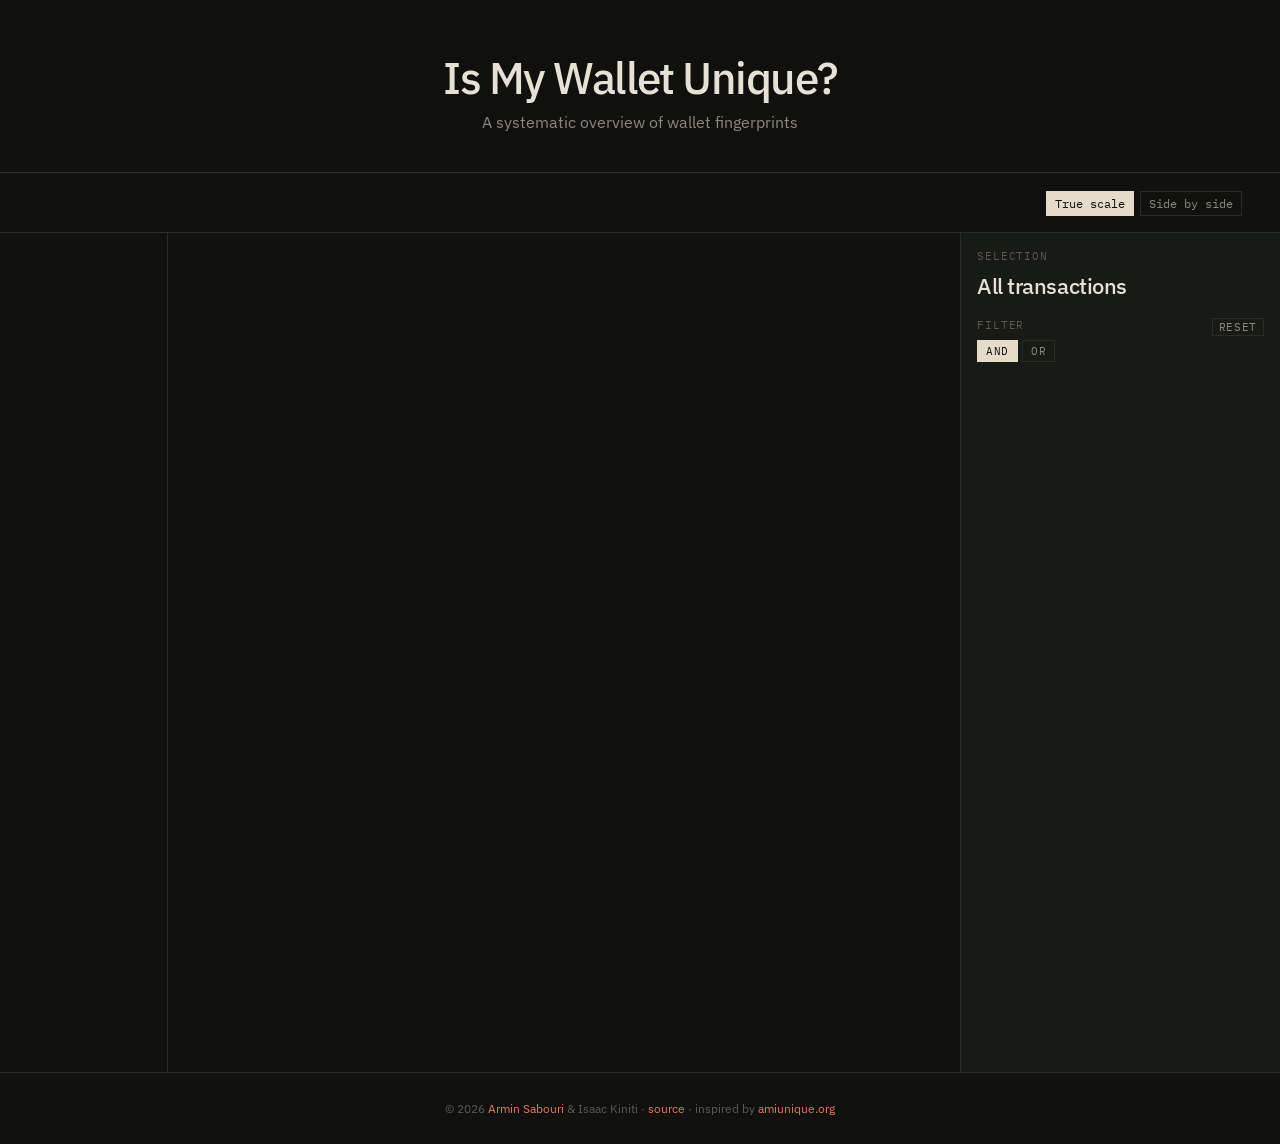
<file: client/index.html>
<!doctype html>
<html lang="en">
  <head>
    <meta charset="utf-8" />
    <meta name="viewport" content="width=device-width, initial-scale=1" />
    <title>Is My Wallet Unique?</title>
    <link
      rel="stylesheet"
      href="https://fonts.googleapis.com/css2?family=IBM+Plex+Mono:wght@400;500&family=IBM+Plex+Sans:ital,wght@0,400;0,500;1,400&display=swap"
    />
    <link rel="stylesheet" href="css/style.css?v=36" />
  </head>
  <body>
    <article>
      <header>
        <h1>Is My Wallet Unique?</h1>
        <p>A systematic overview of wallet fingerprints</p>
      </header>

      <!-- Context and clustering prose is hidden for now.
  <section>
    <details>
    <summary class="kicker">// context</summary>
    <p>
      Every Bitcoin wallet leaves a fingerprint. When software constructs a
      transaction it makes dozens of small decisions — input ordering,
      locktime values, signature encoding, fee estimation — that vary
      systematically across implementations. These patterns are observable
      on-chain and allow an adversary to identify which wallet created a
      transaction, even without any off-chain data.
    </p>
    <p>
      Fingerprints are especially damaging for collaborative transactions,
      where multiple parties contribute inputs to a single transaction. If
      the participants use different wallet software, signature and script
      differences can partition the inputs by owner — undoing the privacy
      the collaboration was meant to provide. Even when intra-transaction
      signals are uniform, an analyst can look backward and forward in the
      transaction graph where each wallet's fingerprints reappear. See how
      this plays out for
      <a href="https://payjoin.org/blog/2026/03/25/wallet-fingerprints-payjoin-privacy/" target="_blank" rel="noopener">PayJoin</a>.
    </p>
    <p>
      This builds on prior work by
      <a href="https://ishaana.com/blog/wallet_fingerprinting" target="_blank" rel="noopener">Ishaana</a>,
      who catalogued wallet fingerprints through manual code inspection
      and hands-on interaction with each wallet.
      <a href="https://www.discrypt.cat/category/docker-deployment/" target="_blank" rel="noopener">Ongoing work</a>
      takes a more dynamic approach: wallets are run in containers and
      exercised programmatically to construct real transactions, with
      fingerprints extracted directly from the resulting on-chain data. This
      makes the comparison easier to reproduce and keep current as wallets
      evolve.
    </p>
    </details>
  </section>

  <section>
    <details>
    <summary class="kicker">// clustering</summary>
    <p>
      Beyond collaborative transactions, fingerprints are a powerful input
      to
      <a href="https://spiralxyz.substack.com/p/the-scroll-2-wallet-clustering-basics" target="_blank" rel="noopener">wallet clustering</a>,
      the process of grouping addresses and transactions that likely
      belong to the same entity. Standard clustering leans on heuristics
      like common-input-ownership and change detection. Fingerprints add
      another dimension: if two transactions share the same characteristic
      construction quirks, they were probably created by the same wallet
      software, which corroborates or extends a cluster that on-chain
      heuristics alone would leave ambiguous.
    </p>
    </details>
  </section>
  -->
    </article>

    <section class="field">
      <header>
        <div class="mast">
          <p id="window"></p>
        </div>
        <div class="tools">
          <div class="modes">
            <button type="button" id="mode-scale" class="on">True scale</button>
            <button type="button" id="mode-side">Side by side</button>
          </div>
          <div class="modes pager" id="pager" hidden>
            <button type="button" id="page-prev" aria-label="Previous page">
              ‹
            </button>
            <span id="page-num"></span>
            <button type="button" id="page-next" aria-label="Next page">
              ›
            </button>
          </div>
          <div class="scale-readout" id="scale-readout"></div>
        </div>
      </header>
      <nav class="ladder" id="ladder" aria-label="Granularity"></nav>
      <main>
        <canvas id="field"></canvas>
        <div id="tip" role="tooltip" hidden></div>
      </main>
      <aside>
        <section id="readout">
          <p class="kicker">Selection</p>
          <h1 id="sel-title">All transactions</h1>
          <p class="ratio" id="sel-ratio"></p>
          <p class="share" id="sel-share"></p>
          <p class="note" id="sel-note"></p>
          <div class="mix" id="sel-mix"></div>
        </section>
        <!-- Labels are disabled for now to declutter the UI.
    <section>
      <p class="kicker">Labeled fingerprints</p>
      <form id="label-form">
        <input id="label-name" type="text" maxlength="40" placeholder="Name this selection" autocomplete="off">
        <button type="submit">Set label</button>
      </form>
      <ul id="labels"></ul>
    </section>
    -->
        <section>
          <p class="kicker">
            Filter <button type="button" id="reset">Reset</button>
          </p>
          <div class="join" id="join" role="group" aria-label="Combine filters">
            <button type="button" id="join-and" class="on">And</button>
            <button type="button" id="join-or">Or</button>
          </div>
          <div id="filters"></div>
        </section>
      </aside>
    </section>

    <footer>
      <p>
        © 2026
        <a href="https://arminsabouri.com" target="_blank" rel="noopener"
          >Armin Sabouri</a
        >
        &amp; Isaac Kiniti ·
        <a href="https://github.com/mit-dci/IsMyWalletUnique">source</a> ·
        inspired by
        <a
          href="https://amiunique.org/fingerprint"
          target="_blank"
          rel="noopener"
          >amiunique.org</a
        >
      </p>
    </footer>
    <script src="print.js?v=9"></script>
    <script src="app.js?v=29"></script>
  </body>
</html>
</file>
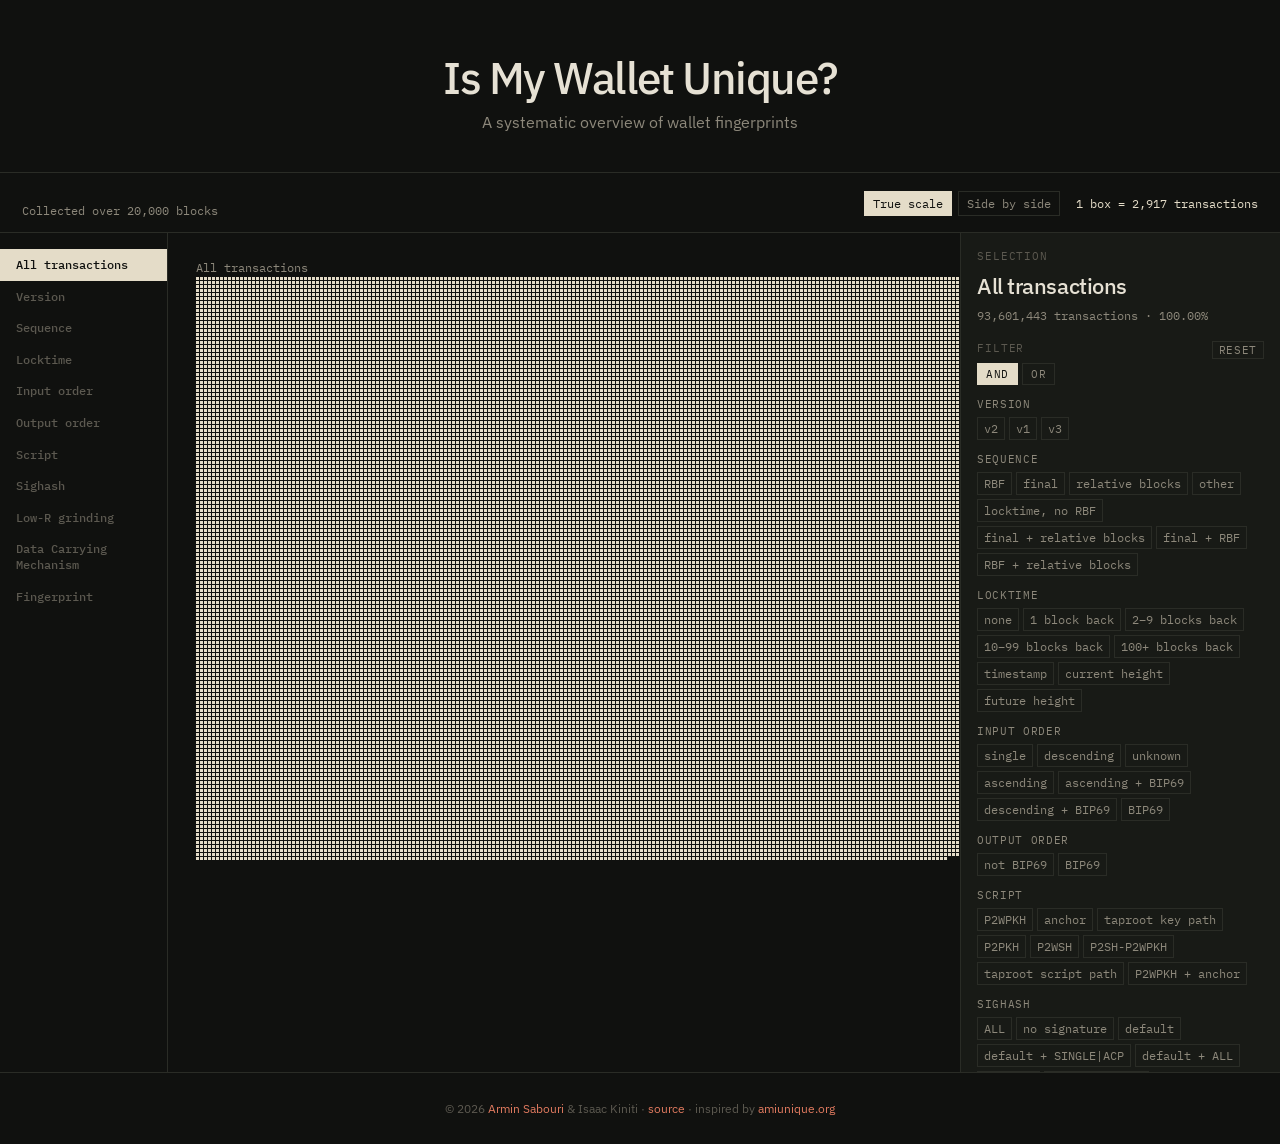
<file: docs/index.html>
<!DOCTYPE html>
<html lang="en">
<head>
<meta charset="utf-8">
<meta name="viewport" content="width=device-width, initial-scale=1">
<title>Is My Wallet Unique?</title>
<link rel="stylesheet" href="https://fonts.googleapis.com/css2?family=IBM+Plex+Mono:wght@400;500&family=IBM+Plex+Sans:ital,wght@0,400;0,500;1,400&display=swap">
<link rel="stylesheet" href="css/style.css?v=36">
</head>
<body>
<article>
  <header>
    <h1>Is My Wallet Unique?</h1>
    <p>A systematic overview of wallet fingerprints</p>
  </header>

  <!-- Context and clustering prose is hidden for now.
  <section>
    <details>
    <summary class="kicker">// context</summary>
    <p>
      Every Bitcoin wallet leaves a fingerprint. When software constructs a
      transaction it makes dozens of small decisions — input ordering,
      locktime values, signature encoding, fee estimation — that vary
      systematically across implementations. These patterns are observable
      on-chain and allow an adversary to identify which wallet created a
      transaction, even without any off-chain data.
    </p>
    <p>
      Fingerprints are especially damaging for collaborative transactions,
      where multiple parties contribute inputs to a single transaction. If
      the participants use different wallet software, signature and script
      differences can partition the inputs by owner — undoing the privacy
      the collaboration was meant to provide. Even when intra-transaction
      signals are uniform, an analyst can look backward and forward in the
      transaction graph where each wallet's fingerprints reappear. See how
      this plays out for
      <a href="https://payjoin.org/blog/2026/03/25/wallet-fingerprints-payjoin-privacy/" target="_blank" rel="noopener">PayJoin</a>.
    </p>
    <p>
      This builds on prior work by
      <a href="https://ishaana.com/blog/wallet_fingerprinting" target="_blank" rel="noopener">Ishaana</a>,
      who catalogued wallet fingerprints through manual code inspection
      and hands-on interaction with each wallet.
      <a href="https://www.discrypt.cat/category/docker-deployment/" target="_blank" rel="noopener">Ongoing work</a>
      takes a more dynamic approach: wallets are run in containers and
      exercised programmatically to construct real transactions, with
      fingerprints extracted directly from the resulting on-chain data. This
      makes the comparison easier to reproduce and keep current as wallets
      evolve.
    </p>
    </details>
  </section>

  <section>
    <details>
    <summary class="kicker">// clustering</summary>
    <p>
      Beyond collaborative transactions, fingerprints are a powerful input
      to
      <a href="https://spiralxyz.substack.com/p/the-scroll-2-wallet-clustering-basics" target="_blank" rel="noopener">wallet clustering</a>,
      the process of grouping addresses and transactions that likely
      belong to the same entity. Standard clustering leans on heuristics
      like common-input-ownership and change detection. Fingerprints add
      another dimension: if two transactions share the same characteristic
      construction quirks, they were probably created by the same wallet
      software, which corroborates or extends a cluster that on-chain
      heuristics alone would leave ambiguous.
    </p>
    </details>
  </section>
  -->
</article>

<section class="field">
  <header>
    <div class="mast">
      <p id="window"></p>
    </div>
    <div class="tools">
      <div class="modes">
        <button type="button" id="mode-scale" class="on">True scale</button>
        <button type="button" id="mode-side">Side by side</button>
      </div>
      <div class="modes pager" id="pager" hidden>
        <button type="button" id="page-prev" aria-label="Previous page">‹</button>
        <span id="page-num"></span>
        <button type="button" id="page-next" aria-label="Next page">›</button>
      </div>
      <div class="scale-readout" id="scale-readout"></div>
    </div>
  </header>
  <nav class="ladder" id="ladder" aria-label="Granularity"></nav>
  <main>
    <canvas id="field"></canvas>
    <div id="tip" role="tooltip" hidden></div>
  </main>
  <aside>
    <section id="readout">
      <p class="kicker">Selection</p>
      <h1 id="sel-title">All transactions</h1>
      <p class="ratio" id="sel-ratio"></p>
      <p class="share" id="sel-share"></p>
      <p class="note" id="sel-note"></p>
      <div class="mix" id="sel-mix"></div>
    </section>
    <!-- Labels are disabled for now to declutter the UI.
    <section>
      <p class="kicker">Labeled fingerprints</p>
      <form id="label-form">
        <input id="label-name" type="text" maxlength="40" placeholder="Name this selection" autocomplete="off">
        <button type="submit">Set label</button>
      </form>
      <ul id="labels"></ul>
    </section>
    -->
    <section>
      <p class="kicker">Filter <button type="button" id="reset">Reset</button></p>
      <div class="join" id="join" role="group" aria-label="Combine filters">
        <button type="button" id="join-and" class="on">And</button>
        <button type="button" id="join-or">Or</button>
      </div>
      <div id="filters"></div>
    </section>
  </aside>
</section>

<footer>
  <p>
    © 2026
    <a href="https://arminsabouri.com" target="_blank" rel="noopener">Armin Sabouri</a>
    &amp; Isaac Kiniti ·
    <a href="https://github.com/mit-dci/IsMyWalletUnique">source</a> ·
    inspired by
    <a href="https://amiunique.org/fingerprint" target="_blank" rel="noopener">amiunique.org</a>
  </p>
</footer>
<script src="print.js?v=8"></script>
<script src="app.js?v=28"></script>
</body>
</html>
</file>
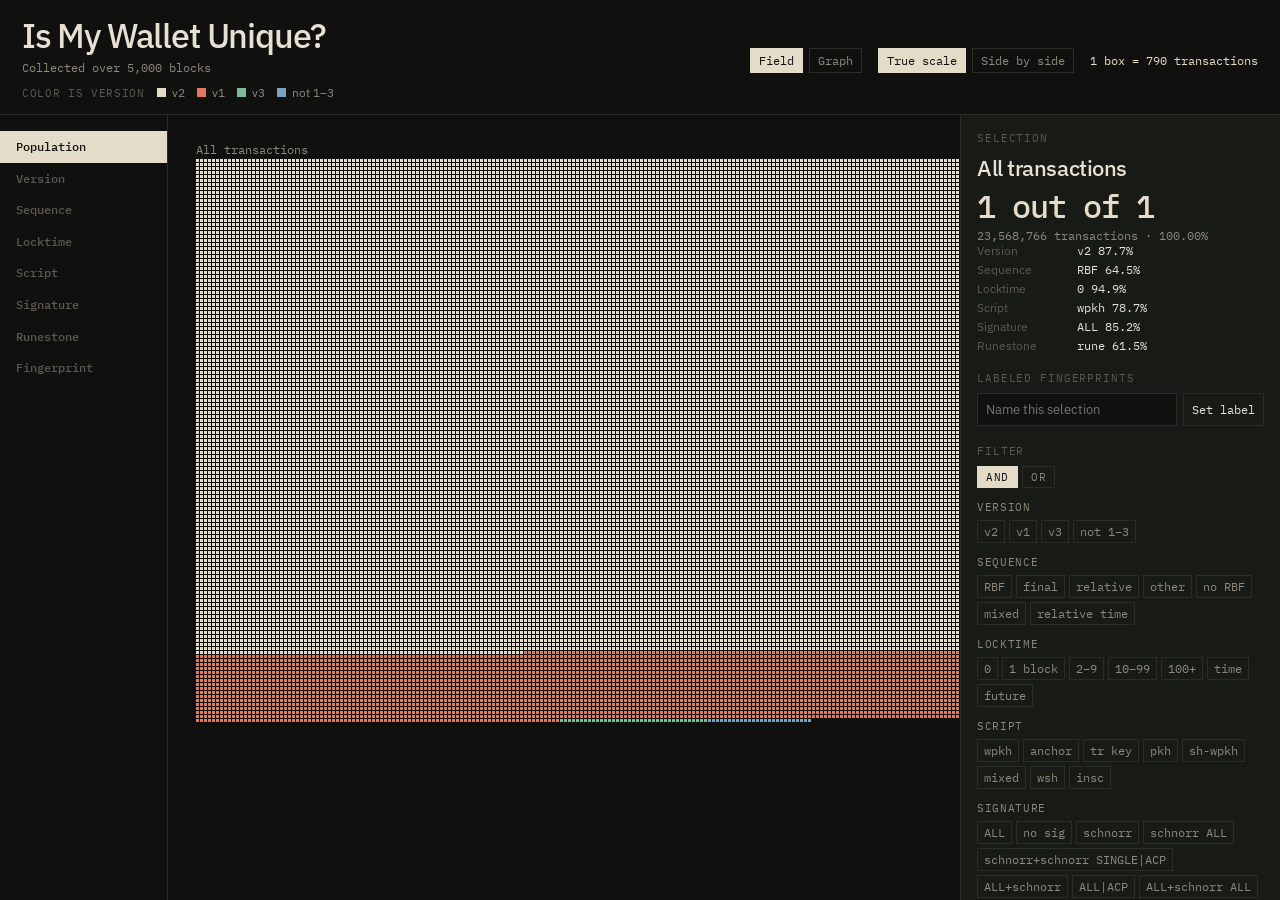
<file: public/field.html>
<!DOCTYPE html>
<html lang="en">
<head>
<meta charset="utf-8">
<meta name="viewport" content="width=device-width, initial-scale=1">
<title>Is My Wallet Unique?</title>
<link rel="stylesheet" href="https://fonts.googleapis.com/css2?family=IBM+Plex+Mono:wght@400;500&family=IBM+Plex+Sans:ital,wght@0,400;0,500;1,400&display=swap">
<link rel="stylesheet" href="style.css?v=26">
</head>
<body>
<header>
  <div class="mast">
    <h1>Is My Wallet Unique?</h1>
    <p id="window"></p>
  </div>
  <div class="tools">
    <nav class="site" aria-label="Site">
      <a href="field.html" class="on">Field</a>
      <a href="graph.html">Graph</a>
    </nav>
    <div class="modes">
      <button type="button" id="mode-scale" class="on">True scale</button>
      <button type="button" id="mode-side">Side by side</button>
    </div>
    <div class="scale-readout" id="scale-readout"></div>
  </div>
  <div class="legend" id="legend"></div>
</header>
<nav class="ladder" id="ladder" aria-label="Granularity"></nav>
<main>
  <canvas id="field"></canvas>
</main>
<aside>
  <section id="readout">
    <p class="kicker">Selection</p>
    <h1 id="sel-title">All transactions</h1>
    <p class="ratio" id="sel-ratio"></p>
    <p class="share" id="sel-share"></p>
    <p class="note" id="sel-note"></p>
    <div class="mix" id="sel-mix"></div>
    <dl id="sel-attrs"></dl>
  </section>
  <section>
    <p class="kicker">Labeled fingerprints</p>
    <form id="label-form">
      <input id="label-name" type="text" maxlength="40" placeholder="Name this selection" autocomplete="off">
      <button type="submit">Set label</button>
    </form>
    <ul id="labels"></ul>
  </section>
  <section>
    <p class="kicker">Filter</p>
    <div class="join" id="join" role="group" aria-label="Combine filters">
      <button type="button" id="join-and" class="on">And</button>
      <button type="button" id="join-or">Or</button>
    </div>
    <div id="filters"></div>
  </section>
</aside>
<script src="print.js?v=4"></script>
<script src="app.js?v=12"></script>
</body>
</html>
</file>
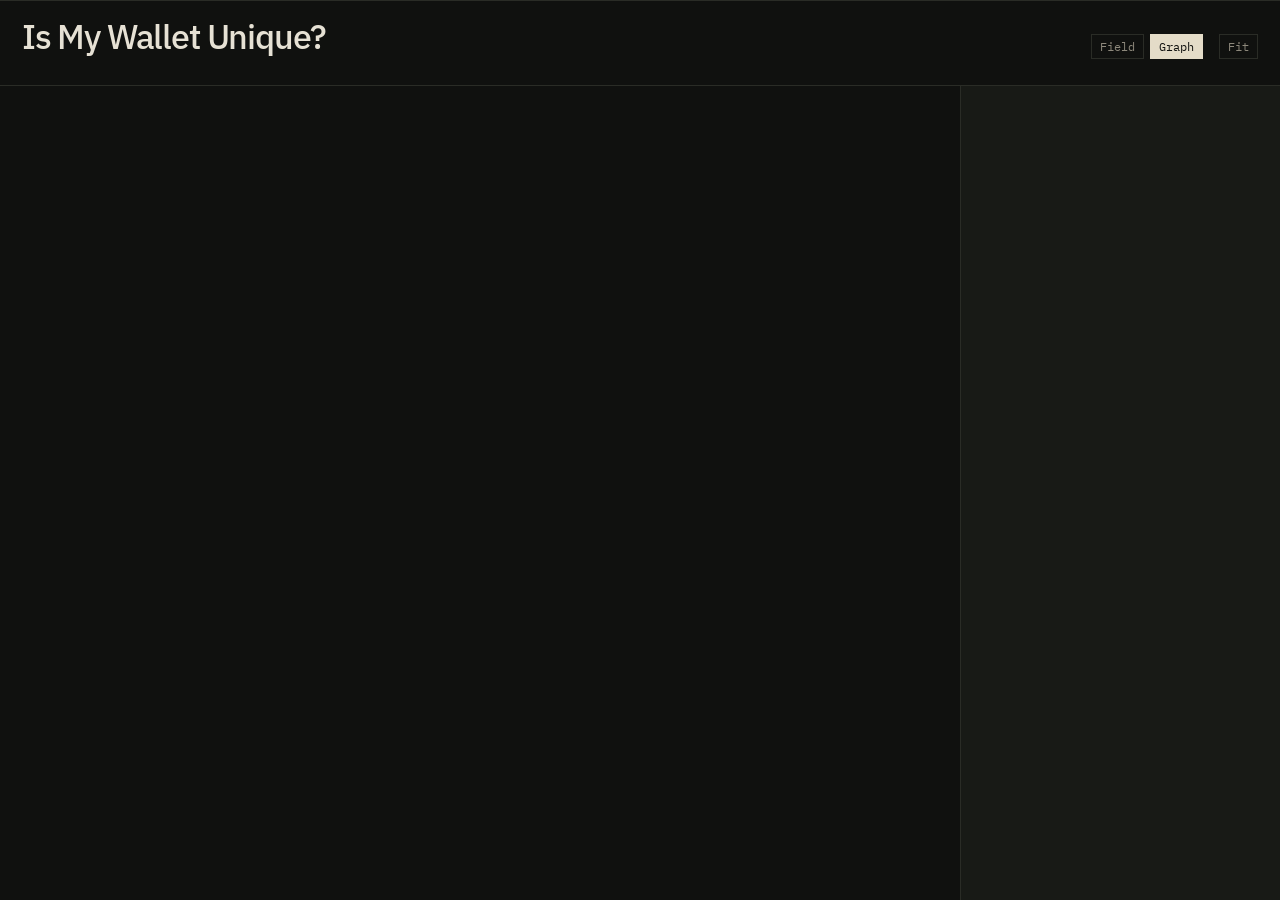
<file: client/graph/graph.html>
<!doctype html>
<html lang="en">
  <head>
    <meta charset="utf-8" />
    <meta name="viewport" content="width=device-width, initial-scale=1" />
    <title>Is My Wallet Unique?</title>
    <link
      rel="stylesheet"
      href="https://fonts.googleapis.com/css2?family=IBM+Plex+Mono:wght@400;500&family=IBM+Plex+Sans:ital,wght@0,400;0,500;1,400&display=swap"
    />
    <link rel="stylesheet" href="../css/style.css?v=27" />
  </head>
  <body class="field graph">
    <header>
      <div class="mast">
        <h1>Is My Wallet Unique?</h1>
        <p id="window"></p>
      </div>
      <div class="tools">
        <nav class="site" aria-label="Site">
          <a href="../index.html">Field</a>
          <a href="graph.html" class="on">Graph</a>
        </nav>
        <div class="modes">
          <button type="button" id="fit">Fit</button>
        </div>
      </div>
      <div class="legend" id="legend"></div>
    </header>
    <main>
      <canvas id="graph"></canvas>
    </main>
    <aside class="iden" id="iden">
      <div id="detail"></div>
    </aside>
    <script src="../print.js?v=5"></script>
    <script src="graph.js?v=39"></script>
  </body>
</html>
</file>
<file: client/css/style.css>
:root {
  --bg: #10110f;
  --bg-2: #181a16;
  --line: #2a2c26;
  --ink: #e6e1d4;
  --dim: #8d887b;
  --faint: #5c5950;
  --bone: #e4dcc8;
  --hot: #e07a5f;
  color-scheme: dark;
}

* {
  box-sizing: border-box;
}
html {
  scroll-snap-type: y proximity;
}
body {
  margin: 0;
  background: var(--bg);
  color: var(--ink);
  font-family: "IBM Plex Sans", "Helvetica Neue", sans-serif;
  font-size: 14px;
}

article {
  max-width: 672px;
  margin: 0 auto;
  padding: 56px 22px 40px;
  scroll-snap-align: start;
}
article > header {
  text-align: center;
  margin-bottom: 40px;
}
article > header:last-child {
  margin-bottom: 0;
}
article > header h1 {
  margin: 0;
  font-size: 44px;
  font-weight: 500;
  letter-spacing: -0.035em;
  line-height: 1;
}
article > header p {
  margin: 12px 0 0;
  color: var(--dim);
  font-size: 16px;
}
article section {
  margin-top: 32px;
  padding-left: 20px;
  border-left: 2px solid var(--hot);
  color: var(--dim);
  line-height: 1.65;
}
article section .kicker {
  margin-top: 0;
}
article summary {
  cursor: pointer;
}
article summary:hover {
  color: var(--dim);
}
article details:not([open]) summary {
  margin-bottom: 0;
}
article a,
body > footer a {
  color: var(--hot);
  text-decoration: none;
}
article a:hover,
body > footer a:hover {
  text-decoration: underline;
}
body > footer {
  padding: 16px 22px;
  border-top: 1px solid var(--line);
  color: var(--faint);
  font-size: 12px;
  text-align: center;
}

.field {
  display: grid;
  grid-template-columns: 168px 1fr 320px;
  grid-template-rows: auto 1fr;
  height: 100vh;
  border-top: 1px solid var(--line);
  scroll-snap-align: start;
}

.field > header {
  grid-column: 1 / -1;
  display: grid;
  grid-template-columns: 1fr auto;
  align-items: end;
  gap: 8px 28px;
  padding: 18px 22px 14px;
  border-bottom: 1px solid var(--line);
}
.field > header h1 {
  margin: 0;
  font-size: 34px;
  font-weight: 500;
  letter-spacing: -0.035em;
  line-height: 1;
}
#window {
  margin: 8px 0 0;
  color: var(--dim);
  font-family: "IBM Plex Mono", ui-monospace, monospace;
  font-size: 12px;
}
.tools {
  display: flex;
  align-items: center;
  gap: 16px;
  padding-bottom: 2px;
}
.site {
  display: flex;
  gap: 6px;
}
.site a {
  color: var(--dim);
  text-decoration: none;
  border: 1px solid var(--line);
  font:
    12px "IBM Plex Mono",
    ui-monospace,
    monospace;
  padding: 4px 8px;
}
.site a.on {
  color: var(--bg);
  background: var(--bone);
  border-color: var(--bone);
}
.scale-readout {
  color: var(--bone);
  font-family: "IBM Plex Mono", ui-monospace, monospace;
  font-size: 12px;
  white-space: nowrap;
}
.modes {
  display: flex;
  gap: 6px;
}
.modes button {
  background: transparent;
  color: var(--dim);
  border: 1px solid var(--line);
  font:
    12px "IBM Plex Mono",
    ui-monospace,
    monospace;
  padding: 4px 8px;
  cursor: pointer;
}
.modes button.on {
  color: var(--bg);
  background: var(--bone);
  border-color: var(--bone);
}
.pager {
  align-items: center;
}
.pager[hidden] {
  display: none;
}
.pager span {
  color: var(--dim);
  font:
    12px "IBM Plex Mono",
    ui-monospace,
    monospace;
  white-space: nowrap;
}
.modes button:disabled {
  opacity: 0.35;
  cursor: default;
}
.legend {
  grid-column: 1 / -1;
  display: flex;
  flex-wrap: nowrap;
  align-items: center;
  gap: 8px 12px;
  margin: 2px 0 0;
  overflow: hidden;
  white-space: nowrap;
}
.legend .legend-name {
  color: var(--faint);
  font-family: "IBM Plex Mono", ui-monospace, monospace;
  font-size: 11px;
  letter-spacing: 0.06em;
  text-transform: uppercase;
}
.legend span {
  display: flex;
  align-items: center;
  gap: 6px;
  color: var(--dim);
  font-size: 12px;
}
.legend i {
  width: 9px;
  height: 9px;
  display: inline-block;
}

.ladder {
  border-right: 1px solid var(--line);
  padding: 16px 0;
  display: flex;
  flex-direction: column;
  min-height: 0;
  overflow: auto;
}
.ladder button {
  appearance: none;
  display: flex;
  flex-direction: column;
  align-items: flex-start;
  gap: 2px;
  background: transparent;
  color: var(--faint);
  border: 0;
  border-left: 2px solid transparent;
  text-align: left;
  padding: 8px 14px;
  font:
    500 12px/1.3 "IBM Plex Mono",
    ui-monospace,
    monospace;
  cursor: pointer;
}
.ladder button small {
  color: var(--bone);
  font-size: 11px;
  font-weight: 400;
}
.ladder button.on {
  color: var(--bg);
  background: var(--bone);
  border-left-color: var(--bone);
}
.ladder button.on small {
  color: var(--bg);
}
.ladder button.reached {
  color: var(--ink);
  background: #24261f;
  border-left-color: var(--hot);
}
.ladder button:hover {
  color: var(--ink);
}
.ladder button.on:hover {
  color: var(--bg);
}

.field main {
  position: relative;
  min-width: 0;
  min-height: 0;
  overflow: hidden;
}
#field {
  width: 100%;
  height: 100%;
  display: block;
  cursor: crosshair;
  background: var(--bg);
}
#tip {
  position: absolute;
  pointer-events: none;
  max-width: 280px;
  padding: 6px 8px;
  background: var(--bg-2);
  border: 1px solid var(--line);
  color: var(--ink);
  font-size: 12px;
}
#tip[hidden] {
  display: none;
}
#tip strong {
  display: block;
  font-weight: 500;
}
#tip dl {
  grid-template-columns: auto auto;
  gap: 2px 12px;
  margin-bottom: 4px;
}
#tip dt {
  color: var(--dim);
}
#tip span {
  display: block;
  color: var(--dim);
  font-family: "IBM Plex Mono", ui-monospace, monospace;
}
.field aside {
  border-left: 1px solid var(--line);
  overflow: auto;
  min-height: 0;
  padding: 16px 16px 28px;
  background: var(--bg-2);
  overscroll-behavior: contain;
}
.kicker {
  margin: 18px 0 8px;
  color: var(--faint);
  font-family: "IBM Plex Mono", ui-monospace, monospace;
  font-size: 11px;
  letter-spacing: 0.08em;
  text-transform: uppercase;
}
aside section:first-child .kicker {
  margin-top: 0;
}
.field aside h1 {
  font-size: 22px;
  font-weight: 500;
  margin: 0 0 8px;
  letter-spacing: -0.02em;
}
#sel-title.code {
  font-family: "IBM Plex Mono", ui-monospace, monospace;
  font-size: 18px;
  letter-spacing: 0.04em;
}
.share {
  margin: 0;
  color: var(--dim);
  font-family: "IBM Plex Mono", ui-monospace, monospace;
  font-size: 12px;
}
.ratio {
  margin: 2px 0 6px;
  color: var(--bone);
  font-family: "IBM Plex Mono", ui-monospace, monospace;
  font-size: 32px;
  font-weight: 500;
  letter-spacing: -0.04em;
  line-height: 1;
}
.note {
  margin: 8px 0 0;
  color: var(--dim);
  font-size: 13px;
  line-height: 1.35;
}
.note:empty,
.ratio:empty {
  display: none;
}
.mix:empty {
  display: none;
}
.mix {
  margin-top: 12px;
}
.mix .fixed {
  margin: 0 0 10px;
  color: var(--bone);
  font-family: "IBM Plex Mono", ui-monospace, monospace;
  font-size: 12px;
  line-height: 1.4;
}
.mix-facet {
  margin-bottom: 8px;
}
.mix-facet h2 {
  margin: 0 0 4px;
  color: var(--dim);
  font:
    11px "IBM Plex Mono",
    ui-monospace,
    monospace;
  font-weight: 400;
  letter-spacing: 0.06em;
  text-transform: uppercase;
}
.mix-row {
  display: grid;
  grid-template-columns: 92px 1fr 40px;
  gap: 6px;
  align-items: center;
  margin: 2px 0;
}
.mix-row span:first-child {
  overflow: hidden;
  color: var(--ink);
  font-family: "IBM Plex Mono", ui-monospace, monospace;
  font-size: 11px;
  text-overflow: ellipsis;
  white-space: nowrap;
}
.mix-bar {
  height: 6px;
  background: #141612;
}
.mix-bar i {
  display: block;
  height: 100%;
  background: var(--bone);
}
.mix-row .pct {
  color: var(--dim);
  font:
    11px "IBM Plex Mono",
    ui-monospace,
    monospace;
  text-align: right;
}
dl {
  margin: 0;
  display: grid;
  grid-template-columns: 92px 1fr;
  gap: 4px 8px;
}
dt {
  color: var(--faint);
  font-size: 12px;
}
dd {
  margin: 0;
  font-family: "IBM Plex Mono", ui-monospace, monospace;
  font-size: 12px;
}

#label-form {
  display: flex;
  gap: 6px;
}
#label-form input {
  flex: 1;
  background: var(--bg);
  color: var(--ink);
  border: 1px solid var(--line);
  padding: 7px 8px;
  font:
    13px "IBM Plex Sans",
    sans-serif;
}
#label-form button,
.facet button,
.label button {
  background: transparent;
  color: var(--ink);
  border: 1px solid var(--line);
  font:
    12px "IBM Plex Mono",
    ui-monospace,
    monospace;
  cursor: pointer;
}
#label-form button {
  padding: 0 8px;
}
#label-form button:hover,
.facet button:hover {
  border-color: var(--dim);
}

#labels {
  list-style: none;
  margin: 10px 0 0;
  padding: 0;
}
#labels li {
  display: flex;
  align-items: center;
  gap: 8px;
  margin-bottom: 6px;
}
#labels .swatch {
  width: 10px;
  height: 10px;
  flex: none;
}
#labels .name {
  flex: 1;
  cursor: pointer;
}
#labels .name:hover {
  color: var(--bone);
}
#labels button {
  padding: 2px 6px;
  color: var(--dim);
}

.join {
  display: flex;
  gap: 4px;
  margin: 0 0 12px;
}
.join button,
#reset {
  background: transparent;
  color: var(--dim);
  border: 1px solid var(--line);
  font:
    11px "IBM Plex Mono",
    ui-monospace,
    monospace;
  letter-spacing: 0.06em;
  text-transform: uppercase;
  padding: 3px 8px;
  cursor: pointer;
}
#reset {
  float: right;
  padding: 1px 6px;
}
#reset:hover {
  color: var(--ink);
  border-color: var(--dim);
}
.join button.on {
  color: var(--bg);
  background: var(--bone);
  border-color: var(--bone);
}
.facet {
  margin-bottom: 12px;
}
.facet h2 {
  margin: 0 0 6px;
  font:
    11px "IBM Plex Mono",
    ui-monospace,
    monospace;
  font-weight: 400;
  color: var(--dim);
  letter-spacing: 0.06em;
  text-transform: uppercase;
}
.facet .opts {
  display: flex;
  flex-wrap: wrap;
  gap: 4px;
}
.facet button {
  padding: 3px 6px;
  color: var(--dim);
}
.facet button.on {
  color: var(--bg);
  background: var(--bone);
  border-color: var(--bone);
}
.facet.on h2 {
  color: var(--bone);
}
.iden h2.standout {
  margin: 0 0 8px;
  color: var(--bone);
  font-family: "IBM Plex Mono", ui-monospace, monospace;
  font-size: 32px;
  font-weight: 500;
  letter-spacing: -0.04em;
  line-height: 1;
}
.iden .code {
  margin: 0 0 4px;
  color: var(--bone);
  font:
    500 16px "IBM Plex Mono",
    ui-monospace,
    monospace;
  letter-spacing: 0.04em;
}
.iden .words {
  margin: 0 0 8px;
  color: var(--dim);
  font-size: 13px;
  line-height: 1.35;
}

body.graph {
  grid-template-columns: 1fr 320px;
  overflow: hidden;
}
#graph {
  width: 100%;
  height: 100%;
  display: block;
  background: var(--bg);
  cursor: crosshair;
  touch-action: none;
}
#graph.drag {
  cursor: grabbing;
}
.ramp {
  width: 88px;
  height: 9px;
  display: inline-block;
}
.legend i.same-key {
  width: 18px;
  height: 2px;
  background: var(--bone);
}
.fork-rows {
  display: flex;
  flex-direction: column;
  gap: 4px;
  margin: 12px 0 0;
}
.fork-rows button,
.fork-rows a.fork-row {
  display: grid;
  grid-template-columns: 9px 1fr auto auto;
  gap: 8px;
  align-items: center;
  text-align: left;
  text-decoration: none;
  background: transparent;
  color: var(--dim);
  border: 1px solid var(--line);
  padding: 6px 8px;
  cursor: pointer;
  font:
    12px "IBM Plex Mono",
    ui-monospace,
    monospace;
}
.fork-rows button.on,
.fork-rows a.fork-row.on {
  color: var(--bg);
  background: var(--bone);
  border-color: var(--bone);
}
.fork-rows .tx {
  color: inherit;
  text-decoration: underline;
  text-underline-offset: 2px;
}
.fork-rows button.same i,
.fork-rows a.fork-row.same i {
  box-shadow: 0 0 0 1px var(--bone);
}
.fork-rows button i,
.fork-rows a.fork-row i {
  width: 9px;
  height: 9px;
  display: block;
}
.fork-rows .role {
  color: var(--faint);
  margin-right: 6px;
}
.fork-rows button.on .role,
.fork-rows a.fork-row.on .role {
  color: inherit;
}
.iden {
  border-left: 1px solid var(--line);
  background: var(--bg-2);
  overflow: auto;
  overscroll-behavior: contain;
  padding: 18px 16px 20px;
  display: flex;
  flex-direction: column;
  min-height: 0;
}
.iden h2 {
  margin: 0 0 8px;
  font-size: 22px;
  font-weight: 500;
}
.iden a {
  color: var(--dim);
  font:
    12px "IBM Plex Mono",
    ui-monospace,
    monospace;
}
.iden dl {
  margin: 12px 0 0;
}
.meter {
  height: 8px;
  background: #141612;
  border: 1px solid var(--line);
  margin: 10px 0;
}
.meter i {
  display: block;
  height: 100%;
  background: var(--bone);
}
</file>
<file: docs/css/style.css>
:root {
  --bg: #10110f;
  --bg-2: #181a16;
  --line: #2a2c26;
  --ink: #e6e1d4;
  --dim: #8d887b;
  --faint: #5c5950;
  --bone: #e4dcc8;
  --hot: #e07a5f;
  color-scheme: dark;
}

* { box-sizing: border-box; }
html { scroll-snap-type: y proximity; }
body {
  margin: 0;
  background: var(--bg);
  color: var(--ink);
  font-family: "IBM Plex Sans", "Helvetica Neue", sans-serif;
  font-size: 14px;
}

article { max-width: 672px; margin: 0 auto; padding: 56px 22px 40px; scroll-snap-align: start; }
article > header { text-align: center; margin-bottom: 40px; }
article > header:last-child { margin-bottom: 0; }
article > header h1 { margin: 0; font-size: 44px; font-weight: 500; letter-spacing: -0.035em; line-height: 1; }
article > header p { margin: 12px 0 0; color: var(--dim); font-size: 16px; }
article section { margin-top: 32px; padding-left: 20px; border-left: 2px solid var(--hot); color: var(--dim); line-height: 1.65; }
article section .kicker { margin-top: 0; }
article summary { cursor: pointer; }
article summary:hover { color: var(--dim); }
article details:not([open]) summary { margin-bottom: 0; }
article a, body > footer a { color: var(--hot); text-decoration: none; }
article a:hover, body > footer a:hover { text-decoration: underline; }
body > footer { padding: 16px 22px; border-top: 1px solid var(--line); color: var(--faint); font-size: 12px; text-align: center; }

.field {
  display: grid;
  grid-template-columns: 168px 1fr 320px;
  grid-template-rows: auto 1fr;
  height: 100vh;
  border-top: 1px solid var(--line);
  scroll-snap-align: start;
}

.field > header {
  grid-column: 1 / -1;
  display: grid;
  grid-template-columns: 1fr auto;
  align-items: end;
  gap: 8px 28px;
  padding: 18px 22px 14px;
  border-bottom: 1px solid var(--line);
}
.field > header h1 {
  margin: 0;
  font-size: 34px;
  font-weight: 500;
  letter-spacing: -0.035em;
  line-height: 1;
}
#window {
  margin: 8px 0 0;
  color: var(--dim);
  font-family: "IBM Plex Mono", ui-monospace, monospace;
  font-size: 12px;
}
.tools { display: flex; align-items: center; gap: 16px; padding-bottom: 2px; }
.site { display: flex; gap: 6px; }
.site a {
  color: var(--dim);
  text-decoration: none;
  border: 1px solid var(--line);
  font: 12px "IBM Plex Mono", ui-monospace, monospace;
  padding: 4px 8px;
}
.site a.on { color: var(--bg); background: var(--bone); border-color: var(--bone); }
.scale-readout { color: var(--bone); font-family: "IBM Plex Mono", ui-monospace, monospace; font-size: 12px; white-space: nowrap; }
.modes { display: flex; gap: 6px; }
.modes button {
  background: transparent;
  color: var(--dim);
  border: 1px solid var(--line);
  font: 12px "IBM Plex Mono", ui-monospace, monospace;
  padding: 4px 8px;
  cursor: pointer;
}
.modes button.on { color: var(--bg); background: var(--bone); border-color: var(--bone); }
.pager { align-items: center; }
.pager[hidden] { display: none; }
.pager span { color: var(--dim); font: 12px "IBM Plex Mono", ui-monospace, monospace; white-space: nowrap; }
.modes button:disabled { opacity: 0.35; cursor: default; }
.legend { grid-column: 1 / -1; display: flex; flex-wrap: nowrap; align-items: center; gap: 8px 12px; margin: 2px 0 0; overflow: hidden; white-space: nowrap; }
.legend .legend-name {
  color: var(--faint);
  font-family: "IBM Plex Mono", ui-monospace, monospace;
  font-size: 11px;
  letter-spacing: 0.06em;
  text-transform: uppercase;
}
.legend span { display: flex; align-items: center; gap: 6px; color: var(--dim); font-size: 12px; }
.legend i { width: 9px; height: 9px; display: inline-block; }

.ladder {
  border-right: 1px solid var(--line);
  padding: 16px 0;
  display: flex;
  flex-direction: column;
  min-height: 0;
  overflow: auto;
}
.ladder button {
  appearance: none;
  display: flex;
  flex-direction: column;
  align-items: flex-start;
  gap: 2px;
  background: transparent;
  color: var(--faint);
  border: 0;
  border-left: 2px solid transparent;
  text-align: left;
  padding: 8px 14px;
  font: 500 12px/1.3 "IBM Plex Mono", ui-monospace, monospace;
  cursor: pointer;
}
.ladder button small { color: var(--bone); font-size: 11px; font-weight: 400; }
.ladder button.on { color: var(--bg); background: var(--bone); border-left-color: var(--bone); }
.ladder button.on small { color: var(--bg); }
.ladder button.reached { color: var(--ink); background: #24261f; border-left-color: var(--hot); }
.ladder button:hover { color: var(--ink); }
.ladder button.on:hover { color: var(--bg); }

.field main { position: relative; min-width: 0; min-height: 0; overflow: hidden; }
#field { width: 100%; height: 100%; display: block; cursor: crosshair; background: var(--bg); }
#tip {
  position: absolute; pointer-events: none; max-width: 280px; padding: 6px 8px;
  background: var(--bg-2); border: 1px solid var(--line); color: var(--ink); font-size: 12px;
}
#tip[hidden] { display: none; }
#tip strong { display: block; font-weight: 500; }
#tip dl { grid-template-columns: auto auto; gap: 2px 12px; margin-bottom: 4px; }
#tip dt { color: var(--dim); }
#tip span { display: block; color: var(--dim); font-family: "IBM Plex Mono", ui-monospace, monospace; }
.field aside {
  border-left: 1px solid var(--line);
  overflow: auto;
  min-height: 0;
  padding: 16px 16px 28px;
  background: var(--bg-2);
  overscroll-behavior: contain;
}
.kicker {
  margin: 18px 0 8px;
  color: var(--faint);
  font-family: "IBM Plex Mono", ui-monospace, monospace;
  font-size: 11px;
  letter-spacing: 0.08em;
  text-transform: uppercase;
}
aside section:first-child .kicker { margin-top: 0; }
.field aside h1 { font-size: 22px; font-weight: 500; margin: 0 0 8px; letter-spacing: -0.02em; }
#sel-title.code {
  font-family: "IBM Plex Mono", ui-monospace, monospace;
  font-size: 18px;
  letter-spacing: 0.04em;
}
.share { margin: 0; color: var(--dim); font-family: "IBM Plex Mono", ui-monospace, monospace; font-size: 12px; }
.ratio {
  margin: 2px 0 6px;
  color: var(--bone);
  font-family: "IBM Plex Mono", ui-monospace, monospace;
  font-size: 32px;
  font-weight: 500;
  letter-spacing: -0.04em;
  line-height: 1;
}
.note { margin: 8px 0 0; color: var(--dim); font-size: 13px; line-height: 1.35; }
.note:empty, .ratio:empty { display: none; }
.mix:empty { display: none; }
.mix { margin-top: 12px; }
.mix .fixed {
  margin: 0 0 10px;
  color: var(--bone);
  font-family: "IBM Plex Mono", ui-monospace, monospace;
  font-size: 12px;
  line-height: 1.4;
}
.mix-facet { margin-bottom: 8px; }
.mix-facet h2 {
  margin: 0 0 4px;
  color: var(--dim);
  font: 11px "IBM Plex Mono", ui-monospace, monospace;
  font-weight: 400;
  letter-spacing: 0.06em;
  text-transform: uppercase;
}
.mix-row {
  display: grid;
  grid-template-columns: 92px 1fr 40px;
  gap: 6px;
  align-items: center;
  margin: 2px 0;
}
.mix-row span:first-child {
  overflow: hidden;
  color: var(--ink);
  font-family: "IBM Plex Mono", ui-monospace, monospace;
  font-size: 11px;
  text-overflow: ellipsis;
  white-space: nowrap;
}
.mix-bar { height: 6px; background: #141612; }
.mix-bar i { display: block; height: 100%; background: var(--bone); }
.mix-row .pct { color: var(--dim); font: 11px "IBM Plex Mono", ui-monospace, monospace; text-align: right; }
dl { margin: 0; display: grid; grid-template-columns: 92px 1fr; gap: 4px 8px; }
dt { color: var(--faint); font-size: 12px; }
dd { margin: 0; font-family: "IBM Plex Mono", ui-monospace, monospace; font-size: 12px; }

#label-form { display: flex; gap: 6px; }
#label-form input {
  flex: 1;
  background: var(--bg);
  color: var(--ink);
  border: 1px solid var(--line);
  padding: 7px 8px;
  font: 13px "IBM Plex Sans", sans-serif;
}
#label-form button, .facet button, .label button {
  background: transparent;
  color: var(--ink);
  border: 1px solid var(--line);
  font: 12px "IBM Plex Mono", ui-monospace, monospace;
  cursor: pointer;
}
#label-form button { padding: 0 8px; }
#label-form button:hover, .facet button:hover { border-color: var(--dim); }

#labels { list-style: none; margin: 10px 0 0; padding: 0; }
#labels li { display: flex; align-items: center; gap: 8px; margin-bottom: 6px; }
#labels .swatch { width: 10px; height: 10px; flex: none; }
#labels .name { flex: 1; cursor: pointer; }
#labels .name:hover { color: var(--bone); }
#labels button { padding: 2px 6px; color: var(--dim); }

.join { display: flex; gap: 4px; margin: 0 0 12px; }
.join button, #reset {
  background: transparent;
  color: var(--dim);
  border: 1px solid var(--line);
  font: 11px "IBM Plex Mono", ui-monospace, monospace;
  letter-spacing: 0.06em;
  text-transform: uppercase;
  padding: 3px 8px;
  cursor: pointer;
}
#reset { float: right; padding: 1px 6px; }
#reset:hover { color: var(--ink); border-color: var(--dim); }
.join button.on { color: var(--bg); background: var(--bone); border-color: var(--bone); }
.facet { margin-bottom: 12px; }
.facet h2 {
  margin: 0 0 6px;
  font: 11px "IBM Plex Mono", ui-monospace, monospace;
  font-weight: 400;
  color: var(--dim);
  letter-spacing: 0.06em;
  text-transform: uppercase;
}
.facet .opts { display: flex; flex-wrap: wrap; gap: 4px; }
.facet button { padding: 3px 6px; color: var(--dim); }
.facet button.on { color: var(--bg); background: var(--bone); border-color: var(--bone); }
.facet.on h2 { color: var(--bone); }
.iden h2.standout {
  margin: 0 0 8px;
  color: var(--bone);
  font-family: "IBM Plex Mono", ui-monospace, monospace;
  font-size: 32px;
  font-weight: 500;
  letter-spacing: -0.04em;
  line-height: 1;
}
.iden .code {
  margin: 0 0 4px;
  color: var(--bone);
  font: 500 16px "IBM Plex Mono", ui-monospace, monospace;
  letter-spacing: 0.04em;
}
.iden .words { margin: 0 0 8px; color: var(--dim); font-size: 13px; line-height: 1.35; }

body.graph {
  grid-template-columns: 1fr 320px;
  overflow: hidden;
}
#graph { width: 100%; height: 100%; display: block; background: var(--bg); cursor: crosshair; touch-action: none; }
#graph.drag { cursor: grabbing; }
.ramp { width: 88px; height: 9px; display: inline-block; }
.legend i.same-key { width: 18px; height: 2px; background: var(--bone); }
.fork-rows { display: flex; flex-direction: column; gap: 4px; margin: 12px 0 0; }
.fork-rows button, .fork-rows a.fork-row {
  display: grid;
  grid-template-columns: 9px 1fr auto auto;
  gap: 8px;
  align-items: center;
  text-align: left;
  text-decoration: none;
  background: transparent;
  color: var(--dim);
  border: 1px solid var(--line);
  padding: 6px 8px;
  cursor: pointer;
  font: 12px "IBM Plex Mono", ui-monospace, monospace;
}
.fork-rows button.on, .fork-rows a.fork-row.on { color: var(--bg); background: var(--bone); border-color: var(--bone); }
.fork-rows .tx {
  color: inherit;
  text-decoration: underline;
  text-underline-offset: 2px;
}
.fork-rows button.same i, .fork-rows a.fork-row.same i { box-shadow: 0 0 0 1px var(--bone); }
.fork-rows button i, .fork-rows a.fork-row i { width: 9px; height: 9px; display: block; }
.fork-rows .role { color: var(--faint); margin-right: 6px; }
.fork-rows button.on .role, .fork-rows a.fork-row.on .role { color: inherit; }
.iden {
  border-left: 1px solid var(--line);
  background: var(--bg-2);
  overflow: auto;
  overscroll-behavior: contain;
  padding: 18px 16px 20px;
  display: flex;
  flex-direction: column;
  min-height: 0;
}
.iden h2 { margin: 0 0 8px; font-size: 22px; font-weight: 500; }
.iden a { color: var(--dim); font: 12px "IBM Plex Mono", ui-monospace, monospace; }
.iden dl { margin: 12px 0 0; }
.meter { height: 8px; background: #141612; border: 1px solid var(--line); margin: 10px 0; }
.meter i { display: block; height: 100%; background: var(--bone); }
</file>
<file: public/style.css>
:root {
  --bg: #10110f;
  --bg-2: #181a16;
  --line: #2a2c26;
  --ink: #e6e1d4;
  --dim: #8d887b;
  --faint: #5c5950;
  --bone: #e4dcc8;
  --hot: #e07a5f;
  color-scheme: dark;
}

* { box-sizing: border-box; }
html, body { margin: 0; height: 100%; overflow: hidden; }
body {
  display: grid;
  grid-template-columns: 168px 1fr 320px;
  grid-template-rows: auto 1fr;
  background: var(--bg);
  color: var(--ink);
  font-family: "IBM Plex Sans", "Helvetica Neue", sans-serif;
  font-size: 14px;
}

header {
  grid-column: 1 / -1;
  display: grid;
  grid-template-columns: 1fr auto;
  align-items: end;
  gap: 8px 28px;
  padding: 18px 22px 14px;
  border-bottom: 1px solid var(--line);
}
header h1 {
  margin: 0;
  font-size: 34px;
  font-weight: 500;
  letter-spacing: -0.035em;
  line-height: 1;
}
#window {
  margin: 8px 0 0;
  color: var(--dim);
  font-family: "IBM Plex Mono", ui-monospace, monospace;
  font-size: 12px;
}
.tools { display: flex; align-items: center; gap: 16px; padding-bottom: 2px; }
.site { display: flex; gap: 6px; }
.site a {
  color: var(--dim);
  text-decoration: none;
  border: 1px solid var(--line);
  font: 12px "IBM Plex Mono", ui-monospace, monospace;
  padding: 4px 8px;
}
.site a.on { color: var(--bg); background: var(--bone); border-color: var(--bone); }
.scale-readout { color: var(--bone); font-family: "IBM Plex Mono", ui-monospace, monospace; font-size: 12px; white-space: nowrap; }
.modes { display: flex; gap: 6px; }
.modes button {
  background: transparent;
  color: var(--dim);
  border: 1px solid var(--line);
  font: 12px "IBM Plex Mono", ui-monospace, monospace;
  padding: 4px 8px;
  cursor: pointer;
}
.modes button.on { color: var(--bg); background: var(--bone); border-color: var(--bone); }
.legend { grid-column: 1 / -1; display: flex; flex-wrap: nowrap; align-items: center; gap: 8px 12px; margin: 2px 0 0; overflow: hidden; white-space: nowrap; }
.legend .legend-name {
  color: var(--faint);
  font-family: "IBM Plex Mono", ui-monospace, monospace;
  font-size: 11px;
  letter-spacing: 0.06em;
  text-transform: uppercase;
}
.legend span { display: flex; align-items: center; gap: 6px; color: var(--dim); font-size: 12px; }
.legend i { width: 9px; height: 9px; display: inline-block; }

.ladder {
  border-right: 1px solid var(--line);
  padding: 16px 0;
  display: flex;
  flex-direction: column;
  min-height: 0;
  overflow: auto;
}
.ladder button {
  appearance: none;
  display: flex;
  flex-direction: column;
  align-items: flex-start;
  gap: 2px;
  background: transparent;
  color: var(--faint);
  border: 0;
  border-left: 2px solid transparent;
  text-align: left;
  padding: 8px 14px;
  font: 500 12px/1.3 "IBM Plex Mono", ui-monospace, monospace;
  cursor: pointer;
}
.ladder button small { color: var(--bone); font-size: 11px; font-weight: 400; }
.ladder button.on { color: var(--bg); background: var(--bone); border-left-color: var(--bone); }
.ladder button.on small { color: var(--bg); }
.ladder button.reached { color: var(--ink); background: #24261f; border-left-color: var(--hot); }
.ladder button:hover { color: var(--ink); }
.ladder button.on:hover { color: var(--bg); }

main { position: relative; min-width: 0; min-height: 0; overflow: hidden; }
#field { width: 100%; height: 100%; display: block; cursor: crosshair; background: var(--bg); }
aside {
  border-left: 1px solid var(--line);
  overflow: auto;
  min-height: 0;
  padding: 16px 16px 28px;
  background: var(--bg-2);
  overscroll-behavior: contain;
}
.kicker {
  margin: 18px 0 8px;
  color: var(--faint);
  font-family: "IBM Plex Mono", ui-monospace, monospace;
  font-size: 11px;
  letter-spacing: 0.08em;
  text-transform: uppercase;
}
aside section:first-child .kicker { margin-top: 0; }
h1 { font-size: 22px; font-weight: 500; margin: 0 0 8px; letter-spacing: -0.02em; }
#sel-title.code {
  font-family: "IBM Plex Mono", ui-monospace, monospace;
  font-size: 18px;
  letter-spacing: 0.04em;
}
.share { margin: 0; color: var(--dim); font-family: "IBM Plex Mono", ui-monospace, monospace; font-size: 12px; }
.ratio {
  margin: 2px 0 6px;
  color: var(--bone);
  font-family: "IBM Plex Mono", ui-monospace, monospace;
  font-size: 32px;
  font-weight: 500;
  letter-spacing: -0.04em;
  line-height: 1;
}
.note { margin: 8px 0 0; color: var(--dim); font-size: 13px; line-height: 1.35; }
.note:empty { display: none; }
.mix:empty { display: none; }
.mix { margin-top: 12px; }
.mix .fixed {
  margin: 0 0 10px;
  color: var(--bone);
  font-family: "IBM Plex Mono", ui-monospace, monospace;
  font-size: 12px;
  line-height: 1.4;
}
.mix-facet { margin-bottom: 8px; }
.mix-facet h2 {
  margin: 0 0 4px;
  color: var(--dim);
  font: 11px "IBM Plex Mono", ui-monospace, monospace;
  font-weight: 400;
  letter-spacing: 0.06em;
  text-transform: uppercase;
}
.mix-row {
  display: grid;
  grid-template-columns: 92px 1fr 40px;
  gap: 6px;
  align-items: center;
  margin: 2px 0;
}
.mix-row span:first-child {
  overflow: hidden;
  color: var(--ink);
  font-family: "IBM Plex Mono", ui-monospace, monospace;
  font-size: 11px;
  text-overflow: ellipsis;
  white-space: nowrap;
}
.mix-bar { height: 6px; background: #141612; }
.mix-bar i { display: block; height: 100%; background: var(--bone); }
.mix-row .pct { color: var(--dim); font: 11px "IBM Plex Mono", ui-monospace, monospace; text-align: right; }
dl { margin: 0; display: grid; grid-template-columns: 92px 1fr; gap: 4px 8px; }
dt { color: var(--faint); font-size: 12px; }
dd { margin: 0; font-family: "IBM Plex Mono", ui-monospace, monospace; font-size: 12px; }

#label-form { display: flex; gap: 6px; }
#label-form input {
  flex: 1;
  background: var(--bg);
  color: var(--ink);
  border: 1px solid var(--line);
  padding: 7px 8px;
  font: 13px "IBM Plex Sans", sans-serif;
}
#label-form button, .facet button, .label button {
  background: transparent;
  color: var(--ink);
  border: 1px solid var(--line);
  font: 12px "IBM Plex Mono", ui-monospace, monospace;
  cursor: pointer;
}
#label-form button { padding: 0 8px; }
#label-form button:hover, .facet button:hover { border-color: var(--dim); }

#labels { list-style: none; margin: 10px 0 0; padding: 0; }
#labels li { display: flex; align-items: center; gap: 8px; margin-bottom: 6px; }
#labels .swatch { width: 10px; height: 10px; flex: none; }
#labels .name { flex: 1; cursor: pointer; }
#labels .name:hover { color: var(--bone); }
#labels button { padding: 2px 6px; color: var(--dim); }

.join { display: flex; gap: 4px; margin: 0 0 12px; }
.join button {
  background: transparent;
  color: var(--dim);
  border: 1px solid var(--line);
  font: 11px "IBM Plex Mono", ui-monospace, monospace;
  letter-spacing: 0.06em;
  text-transform: uppercase;
  padding: 3px 8px;
  cursor: pointer;
}
.join button.on { color: var(--bg); background: var(--bone); border-color: var(--bone); }
dt.on, dd.on { color: var(--bone); }
.facet { margin-bottom: 12px; }
.facet h2 {
  margin: 0 0 6px;
  font: 11px "IBM Plex Mono", ui-monospace, monospace;
  font-weight: 400;
  color: var(--dim);
  letter-spacing: 0.06em;
  text-transform: uppercase;
}
.facet .opts { display: flex; flex-wrap: wrap; gap: 4px; }
.facet button { padding: 3px 6px; color: var(--dim); }
.facet button.on { color: var(--bg); background: var(--bone); border-color: var(--bone); }
.facet.on h2 { color: var(--bone); }
.iden h2.standout {
  margin: 0 0 8px;
  color: var(--bone);
  font-family: "IBM Plex Mono", ui-monospace, monospace;
  font-size: 32px;
  font-weight: 500;
  letter-spacing: -0.04em;
  line-height: 1;
}
.iden .code {
  margin: 0 0 4px;
  color: var(--bone);
  font: 500 16px "IBM Plex Mono", ui-monospace, monospace;
  letter-spacing: 0.04em;
}
.iden .words { margin: 0 0 8px; color: var(--dim); font-size: 13px; line-height: 1.35; }

body.graph {
  grid-template-columns: 1fr 320px;
  height: 100%;
  overflow: hidden;
}
#graph { width: 100%; height: 100%; display: block; background: var(--bg); cursor: crosshair; touch-action: none; }
#graph.drag { cursor: grabbing; }
.ramp { width: 88px; height: 9px; display: inline-block; }
.legend i.same-key { width: 18px; height: 2px; background: var(--bone); }
.fork-rows { display: flex; flex-direction: column; gap: 4px; margin: 12px 0 0; }
.fork-rows button, .fork-rows a.fork-row {
  display: grid;
  grid-template-columns: 9px 1fr auto auto;
  gap: 8px;
  align-items: center;
  text-align: left;
  text-decoration: none;
  background: transparent;
  color: var(--dim);
  border: 1px solid var(--line);
  padding: 6px 8px;
  cursor: pointer;
  font: 12px "IBM Plex Mono", ui-monospace, monospace;
}
.fork-rows button.on, .fork-rows a.fork-row.on { color: var(--bg); background: var(--bone); border-color: var(--bone); }
.fork-rows .tx {
  color: inherit;
  text-decoration: underline;
  text-underline-offset: 2px;
}
.fork-rows button.same i, .fork-rows a.fork-row.same i { box-shadow: 0 0 0 1px var(--bone); }
.fork-rows button i, .fork-rows a.fork-row i { width: 9px; height: 9px; display: block; }
.fork-rows .role { color: var(--faint); margin-right: 6px; }
.fork-rows button.on .role, .fork-rows a.fork-row.on .role { color: inherit; }
.iden {
  border-left: 1px solid var(--line);
  background: var(--bg-2);
  overflow: auto;
  overscroll-behavior: contain;
  padding: 18px 16px 20px;
  display: flex;
  flex-direction: column;
  min-height: 0;
}
.iden h2 { margin: 0 0 8px; font-size: 22px; font-weight: 500; }
.iden a { color: var(--dim); font: 12px "IBM Plex Mono", ui-monospace, monospace; }
.iden dl { margin: 12px 0 0; }
.meter { height: 8px; background: #141612; border: 1px solid var(--line); margin: 10px 0; }
.meter i { display: block; height: 100%; background: var(--bone); }
</file>
